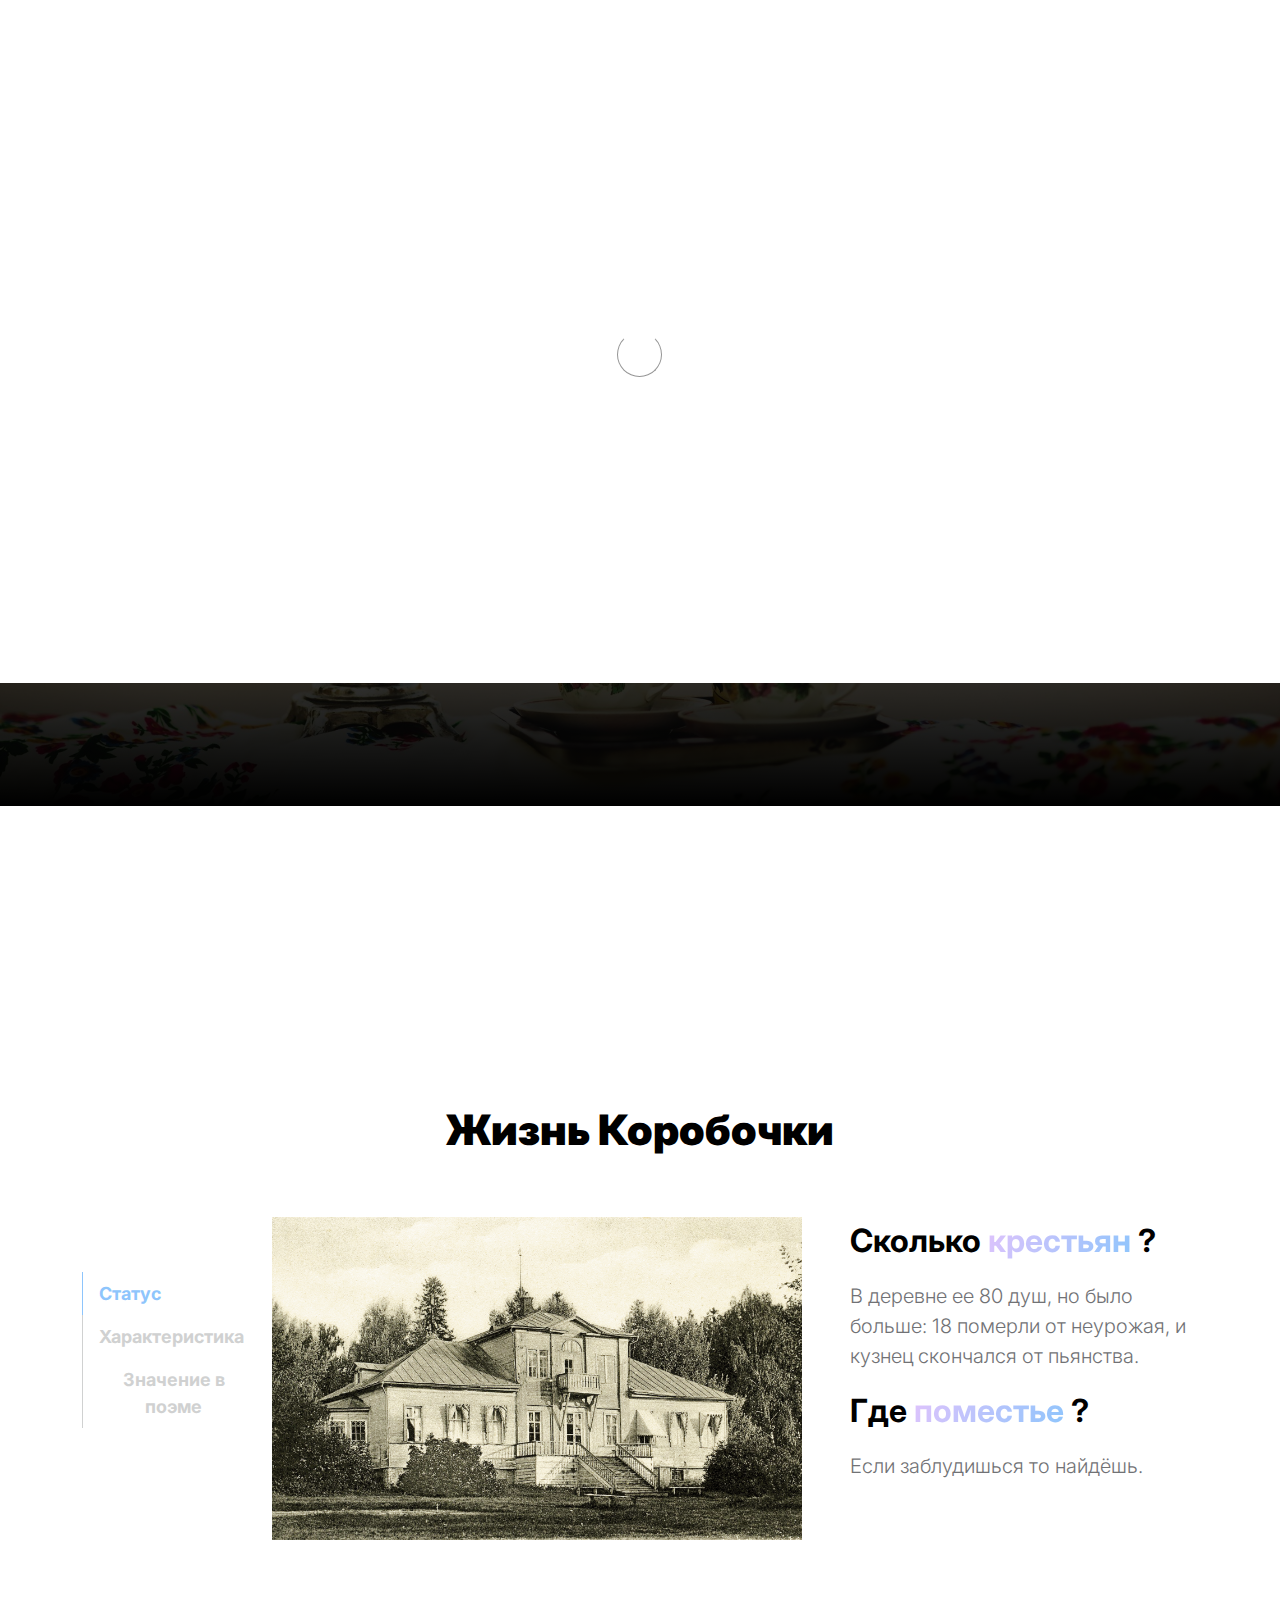
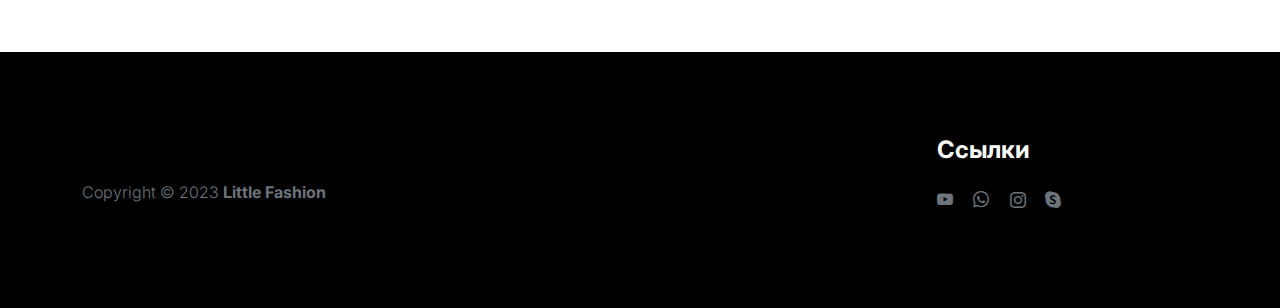
<file: index.html>
<!doctype html>
<html lang="en">
    <head>
        <meta charset="utf-8">
        <meta name="viewport" content="width=device-width, initial-scale=1">

        <meta name="description" content="">
        <meta name="author" content="">

        <title>Мёртвые души</title>

        <!-- CSS FILES -->
        <link rel="preconnect" href="https://fonts.googleapis.com">

        <link rel="preconnect" href="https://fonts.gstatic.com" crossorigin>

        <link href="https://fonts.googleapis.com/css2?family=Inter:wght@100;300;400;700;900&display=swap" rel="stylesheet">

        <link href="css/bootstrap.min.css" rel="stylesheet">
        <link href="css/bootstrap-icons.css" rel="stylesheet">

        <link rel="stylesheet" href="css/slick.css"/>

        <link href="css/tooplate-little-fashion.css" rel="stylesheet">
<!--

Tooplate 2127 Little Fashion

https://www.tooplate.com/view/2127-little-fashion

-->
    </head>
    
    <body>

        <section class="preloader">
            <div class="spinner">
                <span class="sk-inner-circle"></span>
            </div>
        </section>
    
        <main>

            <nav class="navbar navbar-expand-lg">
                <div class="container">
                    <button class="navbar-toggler" type="button" data-bs-toggle="collapse" data-bs-target="#navbarNav" aria-controls="navbarNav" aria-expanded="false" aria-label="Toggle navigation">
                        <span class="navbar-toggler-icon"></span>
                    </button>

                    <a class="navbar-brand" href="index.html">
                        <strong><span>Мёртвые </span>души</strong>
                    </a>

                    <div class="d-lg-none">
                        <a href="sign-in.html" class="bi-person custom-icon me-3"></a>

                        <a href="product-detail.html" class="bi-bag custom-icon"></a>
                    </div>

                    <div class="collapse navbar-collapse" id="navbarNav">
                        <ul class="navbar-nav mx-auto">
                            <li class="nav-item">
                                <a class="nav-link active" href="index.html">Коробочка</a>
                            </li>

                            <li class="nav-item">
                                <a class="nav-link" href="##">Ноздрёв</a>
                            </li>

                            <li class="nav-item">
                                <a class="nav-link" href="##">Плюшкин</a>
                            </li>

                            <li class="nav-item">
                                <a class="nav-link" href="##">Плюшкин</a>
                            </li>

                            <li class="nav-item">
                                <a class="nav-link" href="##">Собакевич</a>
                            </li>
                        </ul>
                    </div>
                </div>
            </nav>

            <section class="slick-slideshow">   
                <div class="slick-custom">
                    <img src="images/slideshow/photo_2023-03-30_09-52-17.jpg" class="img-fluid" alt="">

                    <div class="slick-bottom">
                        <div class="container">
                            <div class="row">
                                <div class="col-lg-6 col-10">
                                    <h1 class="slick-title">Самовар</h1>

                                    <p class="lead text-white mt-lg-3 mb-lg-5">Одна из важнейших частей русского быта.</p>

                                    <a href="https://www.culture.ru/materials/76834/vodogreinaya-mashina-ili-simvol-russkogo-byta" class="btn custom-btn">Почитать можно тут</a>
                                </div>
                            </div>
                        </div>
                    </div>
                </div>

                <div class="slick-custom">
                    <img src="images/slideshow/karty-korol-chetyre-kare.jpg" class="img-fluid" alt="">

                    <div class="slick-bottom">
                        <div class="container">
                            <div class="row">
                                <div class="col-lg-6 col-10">
                                    <h1 class="slick-title">Зеркало</h1>

                                    <p class="lead text-white mt-lg-3 mb-lg-5">"...между окон старинные маленькие зеркала с темными рамками в виде свернувшихся листьев</p>

                                    <a href="" class="btn custom-btn">Почитать можно тут</a>
                                </div>
                            </div>
                        </div>
                    </div>
                </div>

                <div class="slick-custom">
                    <img src="images/slideshow/diy-mothers-day-gifts-1583767768.jpg" class="img-fluid" alt="">

                    <div class="slick-bottom">
                        <div class="container">
                            <div class="row">
                                <div class="col-lg-6 col-10">
                                    <h1 class="slick-title">Мешочек</h1>

                                    <p class="lead text-white mt-lg-3 mb-lg-5">Коробочка хранила деньги в мешочках.</p>

                                    <a href="" class="btn custom-btn">Почитать можно тут</a>
                                </div>
                            </div>
                        </div>
                    </div>
                </div>

            </section>

            <section class="about section-padding">
                <div class="container">
                    <div class="row">

                        <div class="col-12 text-center">
                            <h2 class="mb-5">Жизнь Коробочки</h2>
                        </div>

                        <div class="col-lg-2 col-12 mt-auto mb-auto">
                            <ul class="nav nav-pills mb-5 mx-auto justify-content-center align-items-center" id="pills-tab" role="tablist">
                                <li class="nav-item" role="presentation">
                                    <button class="nav-link active" id="pills-home-tab" data-bs-toggle="pill" data-bs-target="#pills-home" type="button" role="tab" aria-controls="pills-home" aria-selected="true">Статус</button>
                                </li>

                                <li class="nav-item" role="presentation">
                                    <button class="nav-link" id="pills-youtube-tab" data-bs-toggle="pill" data-bs-target="#pills-youtube" type="button" role="tab" aria-controls="pills-youtube" aria-selected="true">Характеристика</button>
                                </li>

                                <li class="nav-item" role="presentation">
                                    <button class="nav-link" id="pills-skill-tab" data-bs-toggle="pill" data-bs-target="#pills-skill" type="button" role="tab" aria-controls="pills-skill" aria-selected="false">Значение в поэме</button>
                                </li>
                            </ul>
                        </div>

                        <div class="col-lg-10 col-12">
                            <div class="tab-content mt-2" id="pills-tabContent">
                                <div class="tab-pane fade show active" id="pills-home" role="tabpanel" aria-labelledby="pills-home-tab">

                                    <div class="row">
                                        <div class="col-lg-7 col-12">
                                            <img src="images/slideshow/a0228a3308690c03471a.jpg" class="img-fluid" alt="">
                                        </div>

                                        <div class="col-lg-5 col-12">
                                            <div class="d-flex flex-column h-100 ms-lg-4 mt-lg-0 mt-5">
                                                <h4 class="mb-3">Сколько <span>крестьян</span> ?</h4>

                                                <p>В деревне ее 80 душ, но было больше: 18 померли от неурожая, и кузнец скончался от пьянства. </p>
                                                 
                                                <h4 class="mb-3">Где <span>поместье</span> ?</h4>

                                                <p>Если заблудишься то найдёшь.</p>

                                                <div class="mt-2 mt-lg-auto">
                                                    <a href="about.html" class="custom-link mb-2">
                                                        <i class="bi-arrow-right ms-2"></i>
                                                    </a>
                                                </div>
                                            </div>
                                        </div>
                                    </div>
                                </div>

                                <div class="tab-pane fade" id="pills-youtube" role="tabpanel" aria-labelledby="pills-youtube-tab">

                                    <div class="row">
                                        <div class="col-lg-7 col-12">
                                            <img src="images/slideshow/WhatsApp-Image-2021-03-14-at-23.18.17-2.jpeg" class="img-fluid" alt="">
                                        </div>

                                        <div class="col-lg-5 col-12">
                                            <div class="d-flex flex-column h-100 ms-lg-4 mt-lg-0 mt-5">
                                                <h4 class="mb-3"><span>Семейное </span>положение?</h4>

                                                <p>Коробочка является одинокой вдовой, коллежской секретаршей</p>

                                                <h4 class="mb-3"><span>Характер </span>помещицы?</h4>

                                                <p>Любит прибедняться и жаловаться на жизнь, а также бережлива и скупа.</p>

                                                <div class="mt-2 mt-lg-auto">
                                                    <a href="contact.html" class="custom-link mb-2">
                                                        <i class="bi-arrow-right ms-2"></i>
                                                    </a>
                                                </div>
                                            </div>
                                        </div>
                                    </div>
                                </div>

                                <div class="tab-pane fade" id="pills-skill" role="tabpanel" aria-labelledby="pills-skill-tab">
                                    <div class="row">
                                        <div class="col-lg-7 col-12">
                                            <img src="images/slideshow/2952544249.jpg" class="img-fluid" alt="">
                                        </div>

                                        <div class="col-lg-5 col-12">
                                            <div class="d-flex flex-column h-100 ms-lg-4 mt-lg-0 mt-5">
                                                <h4 class="mb-3">Зачем <span>нужна</span>?</h4>

                                                <p>Коробочка отражает пустоту внутреннего мира, где нет прогресса и душевного спокойствия.</p>

                                                
                                                <div class="mt-2 mt-lg-auto">
                                                    <a href="products.html" class="custom-link mb-2">
                                                        Explore products
                                                        <i class="bi-arrow-right ms-2"></i>
                                                    </a>
                                                </div>
                                            </div>
                                        </div>
                                    </div>
                                </div>

                            </div>
                        </div>

                    </div>
                </div>
            </section>

           

        </main>

        <footer class="site-footer">
            <div class="container">
                <div class="row">

                    <div class="col-lg-3 col-10 me-auto mb-4">
                        <p class="copyright-text text-muted mt-lg-5 mb-4 mb-lg-0">Copyright © 2023 <strong>Little Fashion</strong></p>
                    </div>


                    <div class="col-lg-3 col-4">
                        <h5 class="text-white mb-3">Cсылки</h5>

                        <ul class="social-icon">

                            <li><a href="#" class="social-icon-link bi-youtube"></a></li>

                            <li><a href="#" class="social-icon-link bi-whatsapp"></a></li>

                            <li><a href="#" class="social-icon-link bi-instagram"></a></li>

                            <li><a href="#" class="social-icon-link bi-skype"></a></li>
                        </ul>
                    </div>

                </div>
            </div>
        </footer>

        <!-- JAVASCRIPT FILES -->
        <script src="js/jquery.min.js"></script>
        <script src="js/bootstrap.bundle.min.js"></script>
        <script src="js/Headroom.js"></script>
        <script src="js/jQuery.headroom.js"></script>
        <script src="js/slick.min.js"></script>
        <script src="js/custom.js"></script>

    </body>
</html>
</file>
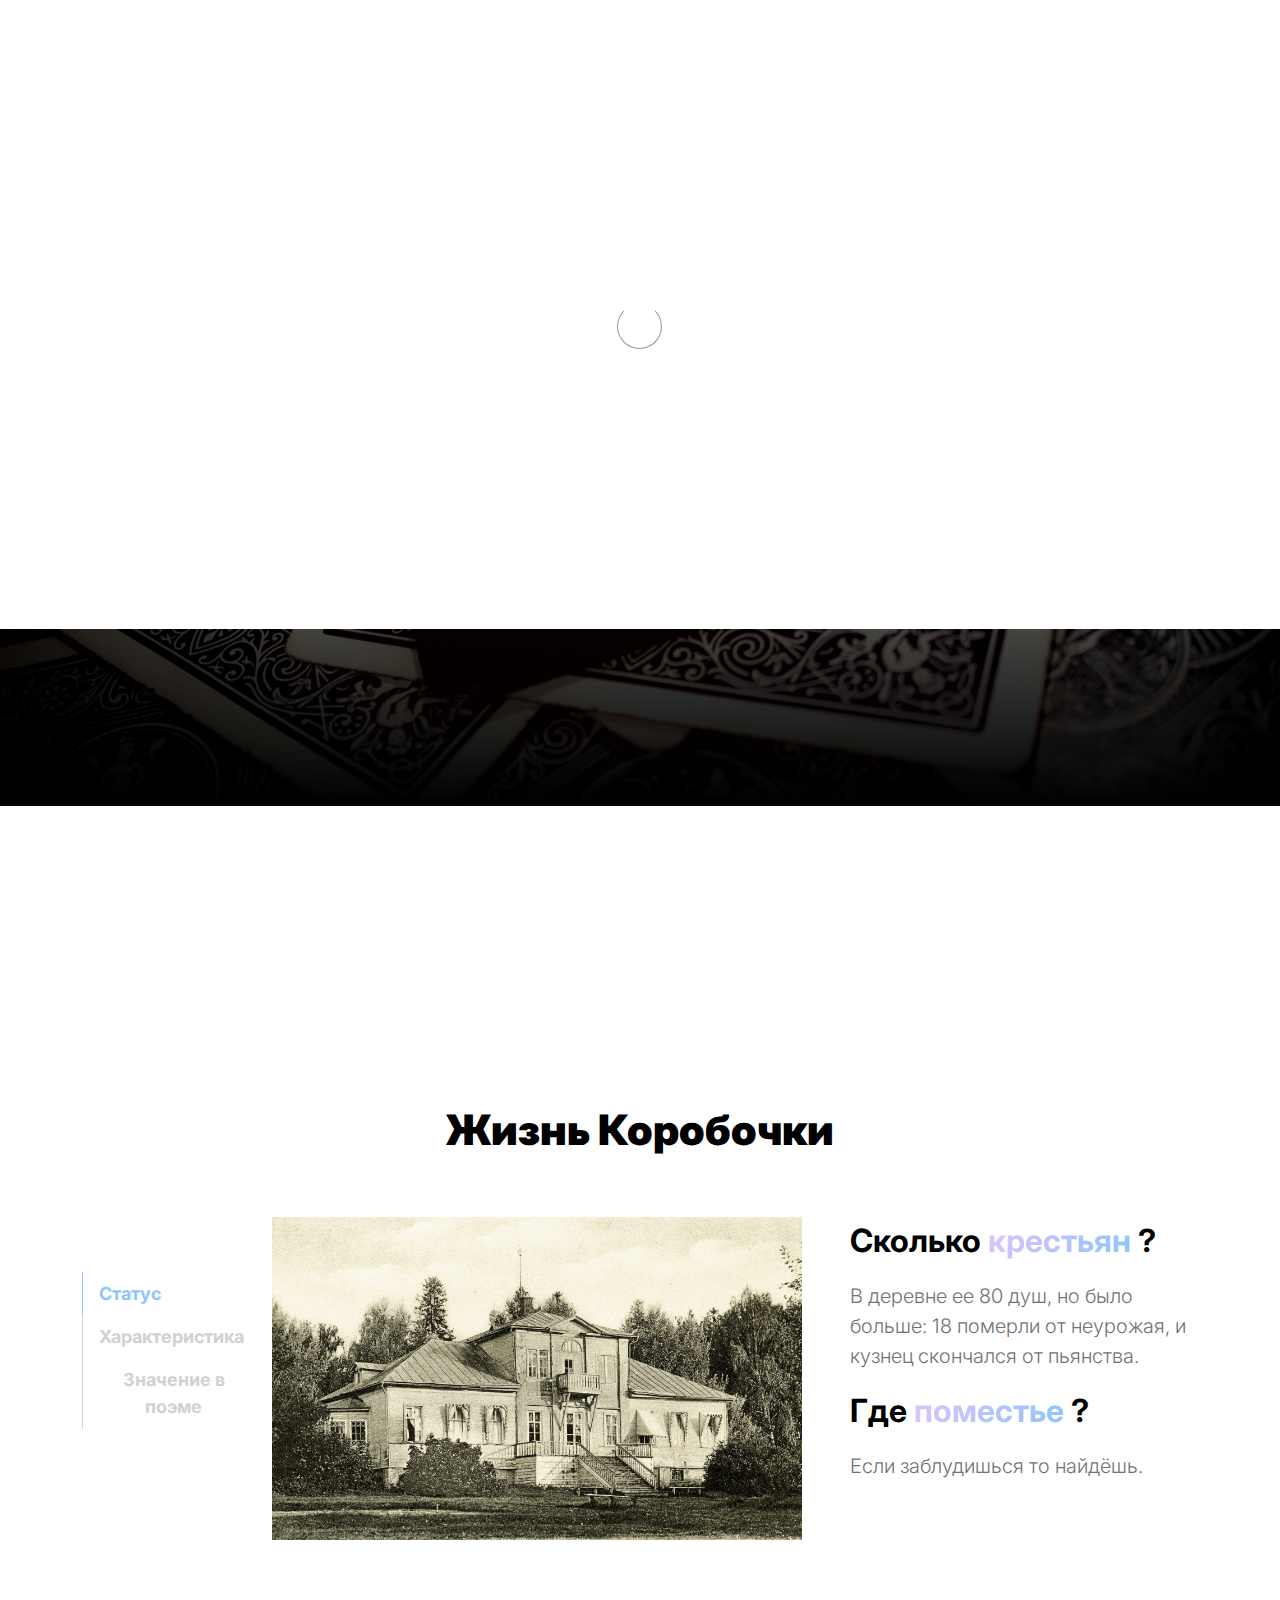
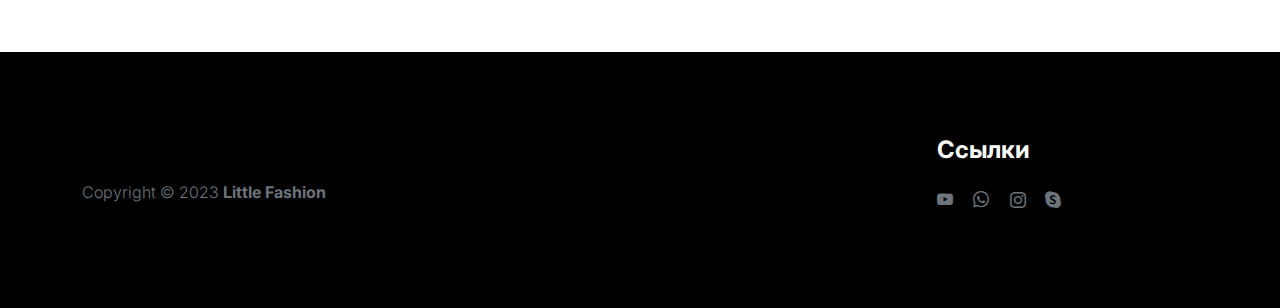
<file: index1.html>
<!doctype html>
<html lang="en">
    <head>
        <meta charset="utf-8">
        <meta name="viewport" content="width=device-width, initial-scale=1">

        <meta name="description" content="">
        <meta name="author" content="">

        <title>Мёртвые души</title>

        <!-- CSS FILES -->
        <link rel="preconnect" href="https://fonts.googleapis.com">

        <link rel="preconnect" href="https://fonts.gstatic.com" crossorigin>

        <link href="https://fonts.googleapis.com/css2?family=Inter:wght@100;300;400;700;900&display=swap" rel="stylesheet">

        <link href="css/bootstrap.min.css" rel="stylesheet">
        <link href="css/bootstrap-icons.css" rel="stylesheet">

        <link rel="stylesheet" href="css/slick.css"/>

        <link href="css/tooplate-little-fashion.css" rel="stylesheet">
<!--

Tooplate 2127 Little Fashion

https://www.tooplate.com/view/2127-little-fashion

-->
    </head>
    
    <body>

        <section class="preloader">
            <div class="spinner">
                <span class="sk-inner-circle"></span>
            </div>
        </section>
    
        <main>

            <nav class="navbar navbar-expand-lg">
                <div class="container">
                    <button class="navbar-toggler" type="button" data-bs-toggle="collapse" data-bs-target="#navbarNav" aria-controls="navbarNav" aria-expanded="false" aria-label="Toggle navigation">
                        <span class="navbar-toggler-icon"></span>
                    </button>

                    <a class="navbar-brand" href="index.html">
                        <strong><span>Мёртвые </span>души</strong>
                    </a>

                    <div class="d-lg-none">
                        <a href="sign-in.html" class="bi-person custom-icon me-3"></a>

                        <a href="product-detail.html" class="bi-bag custom-icon"></a>
                    </div>

                    <div class="collapse navbar-collapse" id="navbarNav">
                        <ul class="navbar-nav mx-auto">
                            <li class="nav-item">
                                <a class="nav-link active" href="index.html">Коробочка</a>
                            </li>

                            <li class="nav-item">
                                <a class="nav-link" href="index1.html">Ноздрёв</a>
                            </li>

                            <li class="nav-item">
                                <a class="nav-link" href="##">Плюшкин</a>
                            </li>

                            <li class="nav-item">
                                <a class="nav-link" href="##">Плюшкин</a>
                            </li>

                            <li class="nav-item">
                                <a class="nav-link" href="##">Собакевич</a>
                            </li>
                        </ul>
                    </div>
                </div>
            </nav>

            <section class="slick-slideshow">   
                <div class="slick-custom">
                    <img src="images/slideshow/karta-tuz-igra.jpg" class="img-fluid" alt="">

                    <div class="slick-bottom">
                        <div class="container">
                            <div class="row">
                                <div class="col-lg-6 col-10">
                                    <h1 class="slick-title">Карты</h1>

                                    <p class="lead text-white mt-lg-3 mb-lg-5">Один из любимых предметов его.</p>

                                    <a href="https://www.culture.ru/materials/76834/vodogreinaya-mashina-ili-simvol-russkogo-byta" class="btn custom-btn">Почитать можно тут</a>
                                </div>
                            </div>
                        </div>
                    </div>
                </div>

                <div class="slick-custom">
                    <img src="images/slideshow/karty-korol-chetyre-kare.jpg" class="img-fluid" alt="">

                    <div class="slick-bottom">
                        <div class="container">
                            <div class="row">
                                <div class="col-lg-6 col-10">
                                    <h1 class="slick-title">Зеркало</h1>

                                    <p class="lead text-white mt-lg-3 mb-lg-5">"...между окон старинные маленькие зеркала с темными рамками в виде свернувшихся листьев</p>

                                    <a href="" class="btn custom-btn">Почитать можно тут</a>
                                </div>
                            </div>
                        </div>
                    </div>
                </div>

                <div class="slick-custom">
                    <img src="images/slideshow/diy-mothers-day-gifts-1583767768.jpg" class="img-fluid" alt="">

                    <div class="slick-bottom">
                        <div class="container">
                            <div class="row">
                                <div class="col-lg-6 col-10">
                                    <h1 class="slick-title">Мешочек</h1>

                                    <p class="lead text-white mt-lg-3 mb-lg-5">Коробочка хранила деньги в мешочках.</p>

                                    <a href="" class="btn custom-btn">Почитать можно тут</a>
                                </div>
                            </div>
                        </div>
                    </div>
                </div>

            </section>

            <section class="about section-padding">
                <div class="container">
                    <div class="row">

                        <div class="col-12 text-center">
                            <h2 class="mb-5">Жизнь Коробочки</h2>
                        </div>

                        <div class="col-lg-2 col-12 mt-auto mb-auto">
                            <ul class="nav nav-pills mb-5 mx-auto justify-content-center align-items-center" id="pills-tab" role="tablist">
                                <li class="nav-item" role="presentation">
                                    <button class="nav-link active" id="pills-home-tab" data-bs-toggle="pill" data-bs-target="#pills-home" type="button" role="tab" aria-controls="pills-home" aria-selected="true">Статус</button>
                                </li>

                                <li class="nav-item" role="presentation">
                                    <button class="nav-link" id="pills-youtube-tab" data-bs-toggle="pill" data-bs-target="#pills-youtube" type="button" role="tab" aria-controls="pills-youtube" aria-selected="true">Характеристика</button>
                                </li>

                                <li class="nav-item" role="presentation">
                                    <button class="nav-link" id="pills-skill-tab" data-bs-toggle="pill" data-bs-target="#pills-skill" type="button" role="tab" aria-controls="pills-skill" aria-selected="false">Значение в поэме</button>
                                </li>
                            </ul>
                        </div>

                        <div class="col-lg-10 col-12">
                            <div class="tab-content mt-2" id="pills-tabContent">
                                <div class="tab-pane fade show active" id="pills-home" role="tabpanel" aria-labelledby="pills-home-tab">

                                    <div class="row">
                                        <div class="col-lg-7 col-12">
                                            <img src="images/slideshow/a0228a3308690c03471a.jpg" class="img-fluid" alt="">
                                        </div>

                                        <div class="col-lg-5 col-12">
                                            <div class="d-flex flex-column h-100 ms-lg-4 mt-lg-0 mt-5">
                                                <h4 class="mb-3">Сколько <span>крестьян</span> ?</h4>

                                                <p>В деревне ее 80 душ, но было больше: 18 померли от неурожая, и кузнец скончался от пьянства. </p>
                                                 
                                                <h4 class="mb-3">Где <span>поместье</span> ?</h4>

                                                <p>Если заблудишься то найдёшь.</p>

                                                <div class="mt-2 mt-lg-auto">
                                                    <a href="about.html" class="custom-link mb-2">
                                                        <i class="bi-arrow-right ms-2"></i>
                                                    </a>
                                                </div>
                                            </div>
                                        </div>
                                    </div>
                                </div>

                                <div class="tab-pane fade" id="pills-youtube" role="tabpanel" aria-labelledby="pills-youtube-tab">

                                    <div class="row">
                                        <div class="col-lg-7 col-12">
                                            <img src="images/slideshow/WhatsApp-Image-2021-03-14-at-23.18.17-2.jpeg" class="img-fluid" alt="">
                                        </div>

                                        <div class="col-lg-5 col-12">
                                            <div class="d-flex flex-column h-100 ms-lg-4 mt-lg-0 mt-5">
                                                <h4 class="mb-3"><span>Семейное </span>положение?</h4>

                                                <p>Коробочка является одинокой вдовой, коллежской секретаршей</p>

                                                <h4 class="mb-3"><span>Характер </span>помещицы?</h4>

                                                <p>Любит прибедняться и жаловаться на жизнь, а также бережлива и скупа.</p>

                                                <div class="mt-2 mt-lg-auto">
                                                    <a href="contact.html" class="custom-link mb-2">
                                                        <i class="bi-arrow-right ms-2"></i>
                                                    </a>
                                                </div>
                                            </div>
                                        </div>
                                    </div>
                                </div>

                                <div class="tab-pane fade" id="pills-skill" role="tabpanel" aria-labelledby="pills-skill-tab">
                                    <div class="row">
                                        <div class="col-lg-7 col-12">
                                            <img src="images/slideshow/2952544249.jpg" class="img-fluid" alt="">
                                        </div>

                                        <div class="col-lg-5 col-12">
                                            <div class="d-flex flex-column h-100 ms-lg-4 mt-lg-0 mt-5">
                                                <h4 class="mb-3">Зачем <span>нужна</span>?</h4>

                                                <p>Коробочка отражает пустоту внутреннего мира, где нет прогресса и душевного спокойствия.</p>

                                                
                                                <div class="mt-2 mt-lg-auto">
                                                    <a href="products.html" class="custom-link mb-2">
                                                        Explore products
                                                        <i class="bi-arrow-right ms-2"></i>
                                                    </a>
                                                </div>
                                            </div>
                                        </div>
                                    </div>
                                </div>

                            </div>
                        </div>

                    </div>
                </div>
            </section>

           

        </main>

        <footer class="site-footer">
            <div class="container">
                <div class="row">

                    <div class="col-lg-3 col-10 me-auto mb-4">
                        <p class="copyright-text text-muted mt-lg-5 mb-4 mb-lg-0">Copyright © 2023 <strong>Little Fashion</strong></p>
                    </div>


                    <div class="col-lg-3 col-4">
                        <h5 class="text-white mb-3">Cсылки</h5>

                        <ul class="social-icon">

                            <li><a href="#" class="social-icon-link bi-youtube"></a></li>

                            <li><a href="#" class="social-icon-link bi-whatsapp"></a></li>

                            <li><a href="#" class="social-icon-link bi-instagram"></a></li>

                            <li><a href="#" class="social-icon-link bi-skype"></a></li>
                        </ul>
                    </div>

                </div>
            </div>
        </footer>

        <!-- JAVASCRIPT FILES -->
        <script src="js/jquery.min.js"></script>
        <script src="js/bootstrap.bundle.min.js"></script>
        <script src="js/Headroom.js"></script>
        <script src="js/jQuery.headroom.js"></script>
        <script src="js/slick.min.js"></script>
        <script src="js/custom.js"></script>

    </body>
</html>
</file>
<file: css/tooplate-little-fashion.css>
/*

Tooplate 2127 Little Fashion

https://www.tooplate.com/view/2127-little-fashion

*/


/*---------------------------------------
  CUSTOM PROPERTIES ( VARIABLES )             
-----------------------------------------*/
:root {
  --white-color:                #FFFFFF;
  --primary-color:              #8ec5fc;
  --section-bg-color:           #f0f8ff;
  --dark-color:                 #000000;
  --grey-color:                 #d0d1d1;
  --p-color:                    #717275;

  --body-font-family:           'Inter', sans-serif;

  --h5-font-size:               24px;
  --p-font-size:                20px;
  --copyright-text-font-size:   16px;
  --product-link-font-size:     14px;
  --custom-link-font-size:      12px;

  --font-weight-thin:           100;
  --font-weight-light:          300;
  --font-weight-normal:         400;
  --font-weight-bold:           700;
  --font-weight-black:          900;
}

body,
html {
  height: 100%;
}

html {
  scroll-behavior: smooth;
}

@media screen and (prefers-reduced-motion: reduce) {
  html {
    scroll-behavior: auto;
  }
}

body {
    background: var(--white-color);
    font-family: var(--body-font-family);    
    position: relative;
}

/*---------------------------------------
  TYPOGRAPHY               
-----------------------------------------*/

h2,
h3,
h4,
h5,
h6 {
  color: var(--dark-color);
  line-height: inherit;
}

h1,
h2,
h3,
h4,
h5,
h6 {
  font-weight: var(--font-weight-bold);
}

h1,
h2 {
  font-weight: var(--font-weight-black);
}

h1 {
  font-size: 64px;
  line-height: normal;
}

h2 {
  font-size: 42px;
}

h3 {
  font-size: 36px;
}

h4 {
  font-size: 32px;
}

h5 {
  font-size: 24px;
}

h6 {
  font-size: 20px;
}

p {
  color: var(--p-color);
  font-size: var(--p-font-size);
  font-weight: var(--font-weight-light);
}

a, 
button {
  touch-action: manipulation;
  transition: all 0.3s;
}

a {
  color: var(--p-color);
  text-decoration: none;
}

a:hover {
  color: var(--primary-color);
}

.text-primary {
  color: var(--primary-color) !important;
}

::selection {
  background: var(--primary-color);
  color: var(--white-color);
}

/*---------------------------------------
  CUSTOM LINK               
-----------------------------------------*/
.custom-link {
  color: var(--p-color);
  font-size: var(--custom-link-font-size);
  font-weight: var(--font-weight-bold);
  text-transform: uppercase;
  position: relative;
}

.custom-link i {
  position: absolute;
  opacity: 0;
  bottom: 0;
  left: 100%;
  transition: all 0.3s;
  line-height: normal;
}

.custom-link:hover i {
  opacity: 1;
  left: 101%;
}

.lead {
  font-size: 1.5rem;
  font-weight: var(--font-weight-thin);
}

b,
strong {
  font-weight: var(--font-weight-bold);
}

/*---------------------------------------
  PRE LOADER               
-----------------------------------------*/
.preloader {
  position: fixed;
  top: 0;
  left: 0;
  width: 100%;
  height: 100%;
  z-index: 99999;
  display: flex;
  flex-flow: row nowrap;
  justify-content: center;
  align-items: center;
  background: none repeat scroll 0 0 var(--white-color);
}

.spinner {
  border: 1px solid transparent;
  border-radius: 5px;
  position: relative;
}

.spinner::before {
  content: '';
  box-sizing: border-box;
  position: absolute;
  top: 50%;
  left: 50%;
  width: 45px;
  height: 45px;
  margin-top: -10px;
  margin-left: -23px;
  border-radius: 50%;
  border: 1px solid #959595;
  border-top-color: var(--white-color);
  animation: spinner .9s linear infinite;
}

@keyframes spinner {
  to {transform: rotate(360deg);}
}

/*---------------------------------------
  CUSTOM BUTTON & ICON              
-----------------------------------------*/
.custom-btn {
  border-radius: 50px;
  color: var(--white-color);
  font-size: var(--copyright-text-font-size);
  text-transform: uppercase;
  padding: 16.50px 20px;
  background: linear-gradient(120deg, #e0c3fc 0%, #8ec5fc 100%);
}

.social-btn {
  background: transparent;
  border: 1px solid var(--grey-color);
  color: var(--dark-color);
  text-transform: none;
}

.social-btn:hover {
  border-color: transparent;
}

.cart-form-select {
  border-radius: 0;
  padding-top: 15px;
  padding-bottom: 15px;
}

.cart-btn {
  border-radius: 0;
  width: 100%;
  font-size: var(--product-link-font-size);
}

.custom-btn:hover,
.slick-slideshow .custom-btn:hover {
  background: var(--primary-color);
  color: var(--white-color);
}

.custom-icon {
  color: var(--p-color);
  font-size: 0px;
}

.custom-icon {
  display: inline-block;
  vertical-align: middle;
}

.bi-bag.custom-icon {
  font-size: 0px;
}

.featured-icon {
  color: var(--grey-color);
  font-size: 52px;
}

/*---------------------------------------
  DIV SEPARATOR               
-----------------------------------------*/
.div-separator {
  position: relative;
}

.div-separator::before {
  content: "";
  height: 1px;
  background: var(--grey-color);
  display: block;
  width: 100%;
}

.div-separator span {
  position: absolute;
  top: 50%;
  margin-left: -22.5px;
  left: 50%;
  text-align: center;
  background: var(--white-color);
  margin-top: -11px;
  color: var(--dark-color);
  font-weight: var(--font-weight-bold);
  font-size: 14px;
  width: 35px;
  text-transform: uppercase;
}

/*---------------------------------------
  FULL IMAGE               
-----------------------------------------*/
.full-image-img {
  display: block;
  position: absolute;
  z-index: -1;
  right: 0;
  width: 100%;
  bottom: -120px;
  min-width: 650px;
}

@media (min-width: 1600px) {
  .full-image-img {
    bottom: -200px;
  }
}

/*---------------------------------------
  NAVIGATION               
-----------------------------------------*/
.navbar {
  background: var(--white-color);
  position: fixed;
  top: 0;
  right: 0;
  left: 0;
  padding: 25px 0;
  z-index: 2;
  will-change: transform;
  transition: transform 300ms linear;
}

.navbar span, h2 span, h4 span {
  background: linear-gradient(120deg, #e0c3fc 0%, #8ec5fc 100%);
  -webkit-background-clip: text;
  -webkit-text-fill-color: transparent;
}

.navbar.headroom--not-top {
  padding: 20px 0;
}

.headroom--pinned {
  transform: translate(0, 0);
}

.headroom--unpinned {
  transform: translate(0, -150%);
}

.navbar-brand {
  background: linear-gradient(120deg, #e0c3fc 0%, #8ec5fc 100%);
  -webkit-background-clip: text;
  -webkit-text-fill-color: transparent;
  font-size: 24px;
  font-weight: var(--font-weight-light);
  margin: 0;
  padding: 0;
}

.navbar-expand-lg .navbar-nav .nav-link {
  display: inline-block;
  padding: 0;
  margin-right: 1.5rem;
  margin-left: 1.5rem;
}

.nav-link {
  color: var(--p-color);
  font-size: 16px;
  position: relative;
}

.navbar .nav-link::after {
  position: absolute;
  top: 100%;
  left: 0;
  width: 100%;
  height: 2px;
  background: var(--grey-color);
  content: '';
  opacity: 0;
  -webkit-transition: opacity 0.3s, -webkit-transform 0.3s;
  -moz-transition: opacity 0.3s, -moz-transform 0.3s;
  transition: opacity 0.3s, transform 0.3s;
  -webkit-transform: translateY(10px);
  -moz-transform: translateY(10px);
  transform: translateY(10px);
}

.navbar .nav-link.active::after, 
.navbar .nav-link:hover::after {
  opacity: 1;
  -webkit-transform: translateY(0px);
  -moz-transform: translateY(0px);
  transform: translateY(0px);
}

.navbar .nav-link.active,
.navbar .nav-link:hover {
  background: linear-gradient(120deg, #e0c3fc 0%, #8ec5fc 100%);
  -webkit-background-clip: text;
  -webkit-text-fill-color: transparent;
}

.nav-link:focus, 
.nav-link:hover {
  color: var(--p-color);
}

.navbar-toggler {
  border: 0;
  padding: 0;
  cursor: pointer;
  margin: 0;
  width: 30px;
  height: 35px;
  outline: none;
}

.navbar-toggler:focus {
  outline: none;
  box-shadow: none;
}

.navbar-toggler[aria-expanded="true"] .navbar-toggler-icon {
  background: transparent;
}

.navbar-toggler[aria-expanded="true"] .navbar-toggler-icon:before,
.navbar-toggler[aria-expanded="true"] .navbar-toggler-icon:after {
  transition: top 300ms 50ms ease, -webkit-transform 300ms 350ms ease;
  transition: top 300ms 50ms ease, transform 300ms 350ms ease;
  transition: top 300ms 50ms ease, transform 300ms 350ms ease, -webkit-transform 300ms 350ms ease;
  top: 0;
}

.navbar-toggler[aria-expanded="true"] .navbar-toggler-icon:before {
  transform: rotate(45deg);
}

.navbar-toggler[aria-expanded="true"] .navbar-toggler-icon:after {
  transform: rotate(-45deg);
}

.navbar-toggler .navbar-toggler-icon {
  background: var(--dark-color);
  transition: background 10ms 300ms ease;
  display: block;
  width: 30px;
  height: 2px;
  position: relative;
}

.navbar-toggler .navbar-toggler-icon::before,
.navbar-toggler .navbar-toggler-icon::after {
  transition: top 300ms 350ms ease, -webkit-transform 300ms 50ms ease;
  transition: top 300ms 350ms ease, transform 300ms 50ms ease;
  transition: top 300ms 350ms ease, transform 300ms 50ms ease, -webkit-transform 300ms 50ms ease;
  position: absolute;
  right: 0;
  left: 0;
  background: var(--dark-color);
  width: 30px;
  height: 2px;
  content: '';
}

.navbar-toggler .navbar-toggler-icon:before {
  top: -8px;
}

.navbar-toggler .navbar-toggler-icon:after {
  top: 8px;
}

/*---------------------------------------
  SITE HEADER              
-----------------------------------------*/
.site-header {
  background-color: var(--section-bg-color);
  position: relative;
  overflow: hidden;
  margin-top: 86px;
}

.site-header.section-padding {
  padding-top: 7rem;
  padding-bottom: 7rem;
}

.site-header.section-padding-img {
  padding-top: 10rem;
  padding-bottom: 10rem;
}

.header-image {
  position: absolute;
  top: 0;
  right: 0;
  width: 50%;
  height: 100%;
  object-fit: cover;
}

/*---------------------------------------
  SLICK SLIDESHOW               
-----------------------------------------*/
@media (min-width: 992px) {
  .slick-slideshow {
    height: 100vh;
  }
}

.slick-slideshow {
  margin-top: 86px;
}

.slick-title {
  color: var(--white-color);
}

.slick-custom {
  position: relative;
}

.slick-custom img {
  width: 100%;
  object-fit: cover;
}

.slick-bottom {
  background: linear-gradient(to top, var(--dark-color), transparent 90%);
  position: absolute;
  z-index: 2;
  bottom: 0;
  right: 0;
  left: 0;
  width: 100%;
  height: 100%;
}

.slick-bottom .container {
  position: absolute;
  top: 40%;
  left: 50%;
  transform: translate(-50%, -40%);
}

.slick-overlay {
  background: linear-gradient(to top, #000, transparent 120%);
  position: absolute;
  top: 0;
  right: 0;
  bottom: 0;
  left: 0;
}

.slick-slideshow .custom-btn {
  font-weight: var(--font-weight-bold);
  display: inline-block;
  padding-right: 32px;
  padding-left: 32px;
}

@media (min-width: 576px) {
  .slick-slideshow .slick-dots {
    max-width: 540px;
  }
}

@media (min-width: 768px) {
  .slick-slideshow .slick-dots {
    max-width: 720px;
  }
}

@media (min-width: 992px) {
  .slick-slideshow .slick-dots {
    max-width: 960px;
  }
}

@media (min-width: 1200px) {
  .slick-slideshow .slick-dots {
    max-width: 1140px;
  }
}

@media (min-width: 1400px) {
  .slick-slideshow .slick-dots {
    max-width: 1320px;
  }
}

.slick-slideshow .slick-dots {
  position: absolute;
  z-index: 2;
  top: 50%;
  left: 0;
  right: 0;
  transform: translate(0, -50%);
  margin: 0 auto;
  padding: 0;
}

.slick-slideshow .slick-dots li {
  background: transparent;
  border: 5px solid rgba(255, 255, 255, 0.35);
  border-radius: 100%;
  display: block;
  width: 30px;
  height: 30px;
  margin: 10px;
  padding: 5px;
  margin-left: auto;
  cursor: pointer;
}

.slick-slideshow .slick-dots button {
  background: transparent;
  border: none;
  color: transparent;
  display: block;
  width: 100%;
  height: 0;
  margin: 0;
  padding: 0;
  outline: none;
  height: 0;
}

.slick-slideshow .slick-dots li:hover,
.slick-slideshow .slick-dots .slick-active {
  background: var(--white-color);
}

/*---------------------------------------
  CUSTOM CIRCLE IMAGES               
-----------------------------------------*/

.custom-circle-image {
  border-radius: 100px;
  width: 55px;
  height: 55px;
}

.custom-circle-image.team-image {
  width: 85px;
  height: 85px;
}

/*---------------------------------------
  TESTIMONIAL               
-----------------------------------------*/
.slick-testimonial .slick-list,
.slick-testimonial .slick-track {
  height: 100%;
}

.slick-testimonial {
  margin: auto;
}

.slick-testimonial-caption {
  quotes: '❝' '❞';
  position: relative;
  padding: 5rem 7rem;
}

.slick-testimonial-caption::before {
  content: open-quote;
  display: inline-block;
  color: var(--primary-color);
  font-family: auto;
  font-size: 100px;
  height: 0;
  position: absolute;
  top: 0;
  left: 0;
}

.slick-testimonial .slick-dots {
  text-align: center;
}

.slick-testimonial .slick-dots li {
  background: var(--grey-color);
  display: inline-block;
  vertical-align: top;
  width: 16%;
  height: 1px;
}

.slick-testimonial .slick-dots button {
  background: transparent;
  border: none;
  color: transparent;
  display: block;
  width: 100%;
  height: 0;
  margin: 0;
  padding: 0;
}

.slick-testimonial .slick-dots li:hover,
.slick-testimonial .slick-dots .slick-active {
  background: var(--dark-color);
}

/*---------------------------------------
  SECTION               
-----------------------------------------*/
section {
  content-visibility: auto;
  contain-intrinsic-size: 700px;
}

.section-padding {
  padding-top: 7rem;
  padding-bottom: 7rem;
}

.featured {
  background: var(--section-bg-color);
}

/*---------------------------------------
  ABOUT               
-----------------------------------------*/
.about .nav-pills .nav-item {
  width: 100%;
}

.about .nav-pills .nav-link {
  color: var(--grey-color);
  font-size: 18px;
  font-weight: var(--font-weight-bold);
  border-left: 1px solid var(--grey-color);
  border-radius: 0;
  padding-right: 0;
}

.about .nav-pills .nav-link:hover,
.about .nav-pills .nav-link.active, 
.about .nav-pills .show>.nav-link {
  background: transparent;
  border-left-color: var(--primary-color);
  color: var(--primary-color);
}

/*---------------------------------------
  FAQ ACCORDION               
-----------------------------------------*/
.accordion-item {
  background-color: transparent;
  border-top: 0;
  border-right: 0;
  border-left: 0;
}

.accordion-button {
  background-color: transparent;
  box-shadow: none;
}

.accordion-button:not(.collapsed) {
  background: transparent;
  box-shadow: none;
}

button:focus:not(:focus-visible) {
  border-color: transparent;
  box-shadow: none;
}

.accordion-body {
  border-top: 1px solid rgba(0,0,0,.125);
}

.accordion-button {
  font-size: 1.5rem;
  font-weight: var(--font-weight-normal);
  padding-top: 1.5rem;
  padding-right: 0;
  padding-bottom: 1.5rem;
  padding-left: 0;
}

.accordion-body {
  padding: 2rem 0;
}

/*---------------------------------------
  TEAM MEMBERS               
-----------------------------------------*/
.team {
  background: var(--grey-color);
}

.team-thumb {
  background: var(--white-color);
  position: relative;
  border-radius: .25rem;
  padding: 42px 32px;
}

.team-info {
  width: 100%;
}

.custom-modal-btn {
  background: var(--grey-color);
  color: var(--white-color);
  position: absolute;
  top: 0;
  right: 0;
  bottom: 0;
  margin: auto 32px;
  width: 42px;
  height: 42px;
}

.modal-body {
  padding: 4rem;
}

.modal-header {
  padding-top: 7rem;
  padding-bottom: 5rem;
}

.modal-header .btn-close {
  position: absolute;
  top: 0;
  right: 0;
  font-size: 24px;
  margin: 32px;
}

#cart-modal .modal-header .btn-close {
  z-index: 2;
  margin: 22px;
}

#cart-modal .modal-header {
  border-bottom: 0;
  padding: 0;
}

#cart-modal .modal-footer {
  padding: 2rem 4rem;
}

/*---------------------------------------
  SKILL - PROGRESS BAR               
-----------------------------------------*/
.skill-thumb strong {
  display: inline-block;
  margin-bottom: 6px;
}

.skill-thumb span {
  color: var(--dark-color);
  font-size: 24px;
  font-weight: var(--font-weight-bold);
}

.skill-thumb .progress {
  background: var(--white-color);
  box-shadow: none;
  border-radius: 100px;
  height: 1px;
  margin-bottom: 16px;
}

.skill-thumb .progress .progress-bar-primary {
  background: var(--grey-color);
}

/*---------------------------------------
  PRODUCT               
-----------------------------------------*/
.front-product {
  background: var(--section-bg-color);
}

.product-thumb {
  background: var(--white-color);
  position: relative;
  transition: all 0.5s ease-out;
}

.product-image {
  transition: all 0.5s ease-out;
}

.product-thumb:hover .product-image {
  box-shadow: 0 1rem 3rem rgba(0,0,0,.175);
}

.product-top {
  position: absolute;
  top: 0;
  right: 0;
  left: 0;
  margin: 20px;
}

.product-info {
  padding: 30px 20px;
}

.product-description,
.product-cart-thumb {
  padding: 0 20px;
}

.product-icon {
  color: var(--white-color);
}

.product-title-link {
  color: var(--dark-color);
}

.product-additional-link {
  display: inline-block;
  vertical-align: top;
  font-size: var(--product-link-font-size);
  margin-top: 32px;
  margin-right: 12px;
}

.product-alert {
  background: var(--white-color);
  color: var(--p-color);
  font-size: var(--custom-link-font-size);
  font-weight: var(--font-weight-bold);
  padding: 3px 10px;
}

.product-p {
  font-size: var(--product-link-font-size);
}

.view-all {
  text-transform: uppercase;
  color: var(--p-color);
  font-size: 13px;
  font-weight: var(--font-weight-bold);
  border-bottom: 2px solid var(--grey-color);
  padding-bottom: 6px;
}

/*---------------------------------------
  CONTACT              
-----------------------------------------*/
.contact-info {
  padding: 40px;
}

.contact-form .form-control {
  border-color: var(--grey-color);
  font-weight: var(--font-weight-normal);
}

.form-floating>label {
  color: var(--grey-color);
  font-weight: var(--font-weight-normal);
}

.contact-form button[type='submit'] {
  background: var(--dark-color);
  border: none;
  border-radius: 100px;
  color: var(--white-color);
  font-weight: var(--font-weight-bold);
  text-transform: uppercase;
  padding: 16px;
}

.contact-form button[type='submit']:hover {
  background: var(--primary-color);
}

/*---------------------------------------
  SITE FOOTER               
-----------------------------------------*/
.site-footer {
  background: var(--dark-color);
  padding-top: 5rem;
  padding-bottom: 5rem;
}

.footer-menu {
  margin: 0;
  padding: 0;
}

.footer-menu-item {
  display: block;
  width: 50%;
}

.footer-menu-link {
  color: #6c757d;
  font-weight: var(--font-weight-light);
  display: inline-block;
  vertical-align: top;
  margin-top: 4px;
  margin-bottom: 4px;
}

.site-footer .social-icon-link {
  margin-top: 4px;
}

.site-footer .social-icon-link:hover,
.footer-menu-link:hover {
  color: var(--white-color);
}

.copyright-text {
  font-size: var(--copyright-text-font-size);
}

/*---------------------------------------
  SOCIAL ICON               
-----------------------------------------*/
.social-icon {
  margin: 0;
  padding: 0;
}

.social-icon li {
  list-style: none;
  display: inline-block;
  vertical-align: top;
}

.social-icon-link {
  color: #6c757d;
  font-size: 1rem;
  display: inline-block;
  vertical-align: top;
  margin-bottom: 4px;
  margin-right: 15px;
}

.social-icon-link:hover {
  color: var(--primary-color);
}

/*---------------------------------------
  RESPONSIVE STYLES               
-----------------------------------------*/
@media screen and (max-width: 1200px) {
  h1 {
    font-size: 62px;
  }
}

@media screen and (max-width: 991px) {
  h1 {
    font-size: 42px;
    margin-bottom: 0;
  }

  h2 {
    font-size: 36px;
  }

  h3 {
    font-size: 32px;
  }

  h4 {
    font-size: 28px;
  }

  h5 {
    font-size: 24px;
  }

  h6 {
    font-size: 20px;
  }

  .lead {
    font-size: 16px;
  }

  .navbar-expand-lg .navbar-nav .nav-link {
    margin-top: 1rem;
  }

  .site-header {
    background-position: bottom;
  }

  #cart-modal .modal-header .btn-close {
    margin: 22px 14px;
  }

  .custom-btn {
    font-size: 14px;
    padding: 13.5px 20px;
  }

  .slick-slideshow .custom-btn {
    padding-right: 27px;
    padding-left: 27px;
  }

  .social-login,
  .div-separator {
    width: 75% !important;
  }

  #cart-modal .modal-footer .row {
    width: 100% !important;
  }

  .site-header.section-padding,
  .section-padding {
    padding-top: 4rem;
    padding-bottom: 4rem;
  }

  .site-header-image.section-padding {
    padding-bottom: 0;
  }

  .header-info {
    padding-top: 50px;
    padding-bottom: 100px;
  }

  .header-image {
    position: relative;
    top: auto;
    bottom: 0;
    left: 0;
    width: auto;
    height: auto;
  }

  .slick-testimonial-caption {
    padding: 6rem 3rem 4rem 3rem;
  }

  .slick-slideshow .slick-dots li {
    width: 25px;
    height: 25px;
  }

  .modal-header {
    padding-top: 6rem;
    padding-bottom: 2rem;
  }

  .modal-body {
    padding: 2rem;
  }

  #cart-modal .modal-footer {
    padding-right: 0;
    padding-left: 0;
  }

  #cart-modal .modal-body {
    padding: 4rem 2rem 2rem 2rem;
  }

  .full-image-img {
    bottom: 0;
  }
}
</file>
